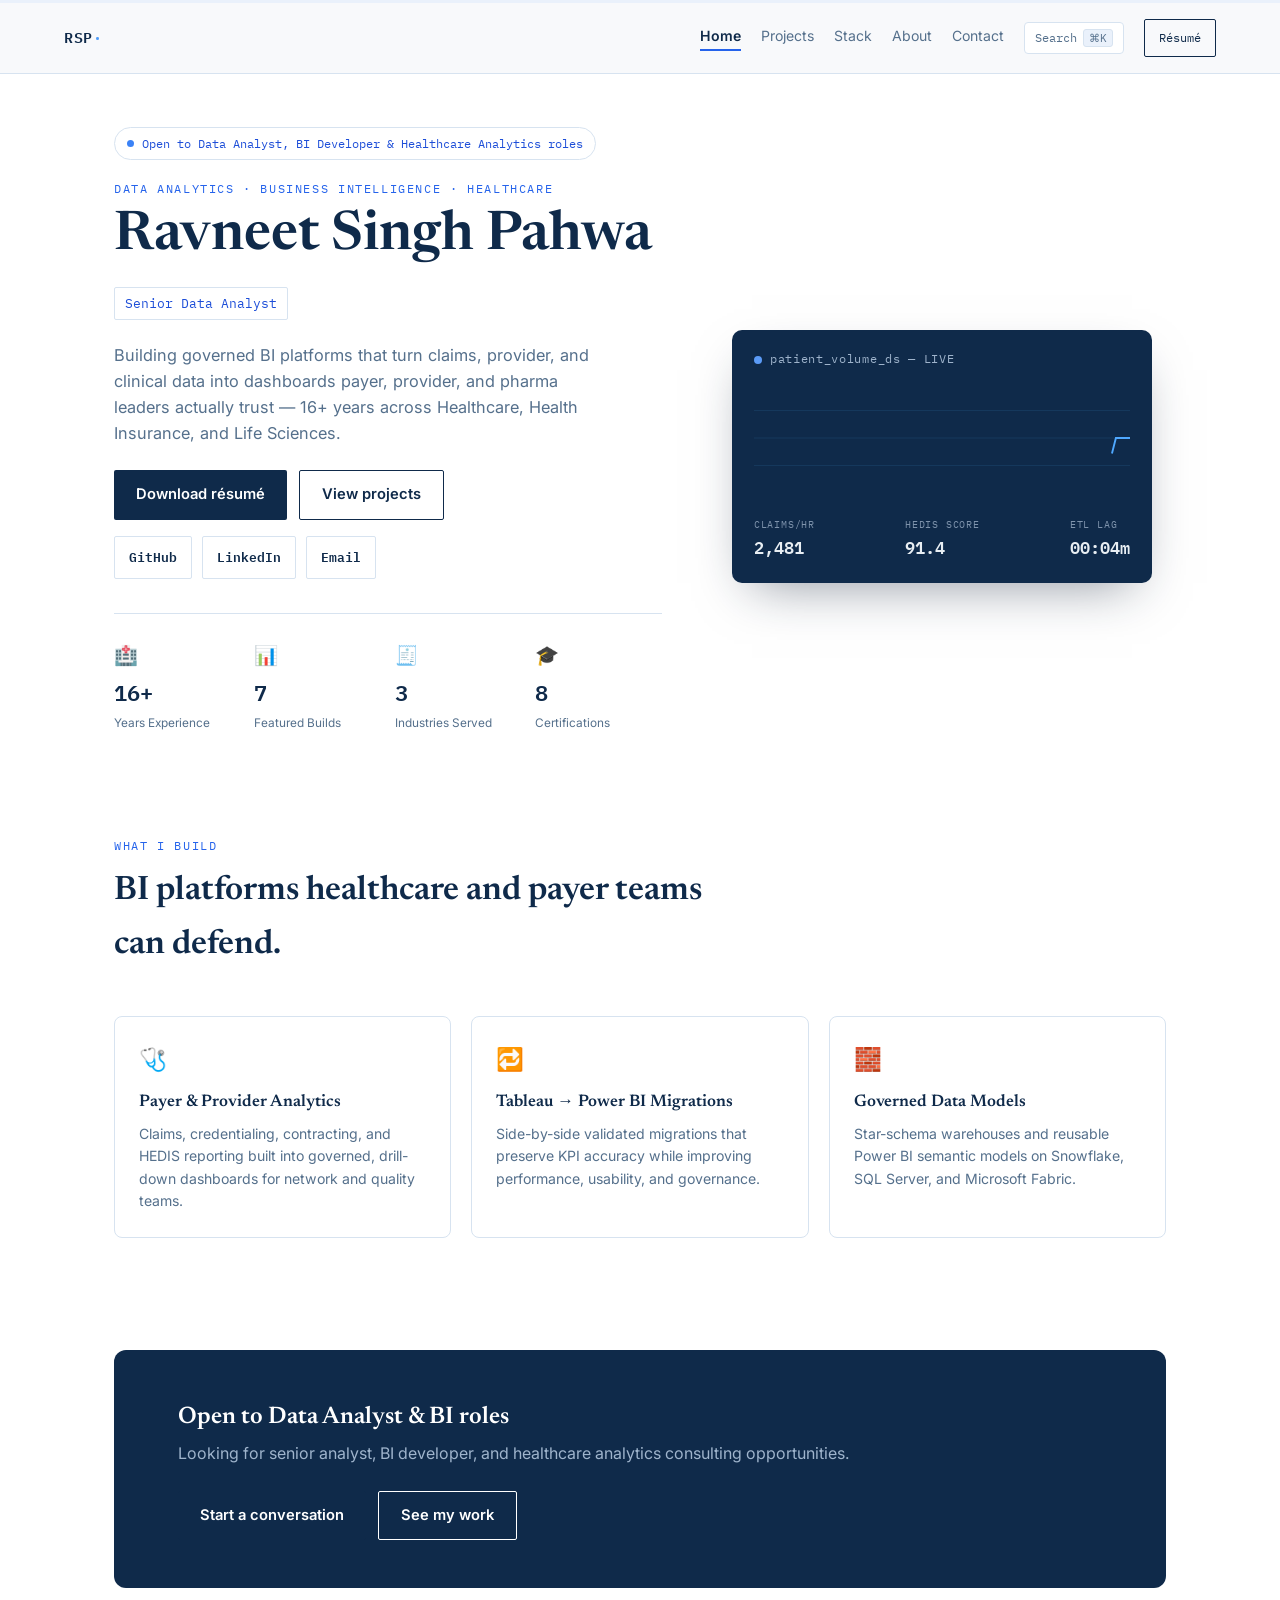
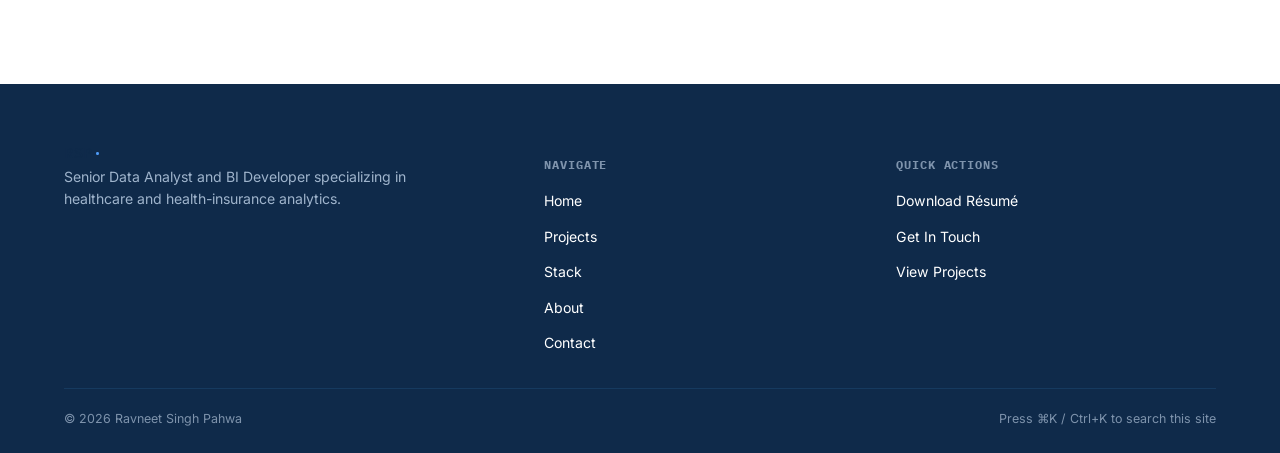
<file: index.html>
<!DOCTYPE html>
<html lang="en">
<head>
<meta charset="UTF-8">
<meta name="viewport" content="width=device-width, initial-scale=1.0">
<title>Ravneet Singh Pahwa — Senior Data Analyst &amp; Healthcare Analytics Consultant</title>
<meta name="description" content="Senior Data Analyst and BI Developer specializing in healthcare and health-insurance analytics — Power BI, Tableau, SQL, Alteryx, and governed data platforms.">
<meta name="keywords" content="Data Analyst, BI Developer, Power BI, Tableau, Healthcare Analytics, SQL, Alteryx, Microsoft Fabric">
<meta property="og:title" content="Ravneet Singh Pahwa — Senior Data Analyst & Healthcare Analytics Consultant">
<meta property="og:description" content="16+ years turning claims, provider, and clinical data into dashboards payer and pharma leaders trust.">
<meta property="og:type" content="website">
<meta property="og:url" content="https://ravneetpahwaportfolio.netlify.app/">
<meta name="twitter:card" content="summary_large_image">
<meta name="twitter:title" content="Ravneet Singh Pahwa — Senior Data Analyst & Healthcare Analytics Consultant">
<meta name="twitter:description" content="16+ years turning claims, provider, and clinical data into dashboards payer and pharma leaders trust.">
<link rel="preconnect" href="https://fonts.googleapis.com">
<link rel="preconnect" href="https://fonts.gstatic.com" crossorigin>
<link href="https://fonts.googleapis.com/css2?family=Newsreader:ital,opsz,wght@0,6..72,400;0,6..72,500;0,6..72,600;1,6..72,500&family=Inter:wght@400;500;600;700&family=IBM+Plex+Mono:wght@400;500;600&display=swap" rel="stylesheet">
<link rel="stylesheet" href="style.css">
</head>
<body>

<svg id="trace" viewBox="0 0 100 3" preserveAspectRatio="none" aria-hidden="true">
  <path id="trace-path" d="M0,1.5 L100,1.5" />
</svg>

<header class="nav">
  <a class="nav__mark" href="index.html">RSP<span>·</span></a>
  <nav class="nav__links" aria-label="Primary">
    <a href="index.html" class="is-active">Home</a>
    <a href="projects.html">Projects</a>
    <a href="stack.html">Stack</a>
    <a href="about.html">About</a>
    <a href="contact.html">Contact</a>
  </nav>
  <button class="nav__kbd" data-cmdk-open type="button"><span>Search</span><kbd>&#8984;K</kbd></button>
  <a class="nav__cta" href="assets/Ravneet_Singh_Pahwa_Resume.pdf" download>Résumé</a>
  <button class="nav__burger" id="burger" aria-label="Open menu" aria-expanded="false"><span></span><span></span><span></span></button>
</header>

<section class="hero" id="home">
  <div class="badge"><span class="badge__dot"></span> Open to Data Analyst, BI Developer &amp; Healthcare Analytics roles</div>
  <div class="hero__grid">
    <div class="hero__intro">
      <p class="eyebrow">Data Analytics · Business Intelligence · Healthcare</p>
      <h1 class="hero__name">Ravneet Singh Pahwa</h1>
      <ul class="hero__titles" id="title-rotator">
        <li>Senior Data Analyst</li>
        <li>BI Developer</li>
        <li>Healthcare Analytics Consultant</li>
      </ul>
      <p class="hero__lede">
        Building governed BI platforms that turn claims, provider, and clinical data into
        dashboards payer, provider, and pharma leaders actually trust — 16+ years across
        Healthcare, Health Insurance, and Life Sciences.
      </p>
      <div class="hero__actions">
        <a class="btn btn--primary" href="assets/Ravneet_Singh_Pahwa_Resume.pdf" download>Download résumé</a>
        <a class="btn btn--ghost" href="projects.html">View projects</a>
      </div>
      <div class="hero__social">
        <a class="btn btn--icon" href="https://github.com/RavneetPahwa" target="_blank" rel="noopener">GitHub</a>
        <a class="btn btn--icon" href="https://www.linkedin.com/in/ravneetpahwa/" target="_blank" rel="noopener">LinkedIn</a>
        <a class="btn btn--icon" href="mailto:ravneet.pahwa@gmail.com">Email</a>
      </div>
      <div class="hero__stats">
        <div class="stat-tile"><span class="stat-tile__icon">🏥</span><span class="stat-num">16+</span><span class="stat-label">Years Experience</span></div>
        <div class="stat-tile"><span class="stat-tile__icon">📊</span><span class="stat-num">7</span><span class="stat-label">Featured Builds</span></div>
        <div class="stat-tile"><span class="stat-tile__icon">🧾</span><span class="stat-num">3</span><span class="stat-label">Industries Served</span></div>
        <div class="stat-tile"><span class="stat-tile__icon">🎓</span><span class="stat-num">8</span><span class="stat-label">Certifications</span></div>
      </div>
    </div>

    <div class="hero__monitor" aria-hidden="true">
      <div class="monitor">
        <div class="monitor__head"><span class="monitor__dot"></span><span class="monitor__title">patient_volume_ds — LIVE</span></div>
        <svg class="monitor__trace" viewBox="0 0 400 120" preserveAspectRatio="none">
          <g class="grid"><line x1="0" y1="30" x2="400" y2="30"/><line x1="0" y1="60" x2="400" y2="60"/><line x1="0" y1="90" x2="400" y2="90"/></g>
          <path class="pulse" d="M0,60 L40,60 L55,60 L65,20 L75,100 L85,60 L100,60 L140,60 L155,60 L165,20 L175,100 L185,60 L200,60 L240,60 L255,60 L265,20 L275,100 L285,60 L300,60 L340,60 L355,60 L365,20 L375,100 L385,60 L400,60"/>
        </svg>
        <div class="monitor__readouts">
          <div><span class="ro-label">CLAIMS/HR</span><span class="ro-value">2,481</span></div>
          <div><span class="ro-label">HEDIS SCORE</span><span class="ro-value">91.4</span></div>
          <div><span class="ro-label">ETL LAG</span><span class="ro-value">00:04m</span></div>
        </div>
      </div>
    </div>
  </div>
</section>

<section class="section section--tight">
  <div class="section__head">
    <p class="eyebrow">What I Build</p>
    <h2>BI platforms healthcare and payer teams can defend.</h2>
  </div>
  <div class="build__grid">
    <div class="build-card">
      <span class="build-card__icon">🩺</span>
      <h3>Payer &amp; Provider Analytics</h3>
      <p>Claims, credentialing, contracting, and HEDIS reporting built into governed, drill-down dashboards for network and quality teams.</p>
    </div>
    <div class="build-card">
      <span class="build-card__icon">🔁</span>
      <h3>Tableau → Power BI Migrations</h3>
      <p>Side-by-side validated migrations that preserve KPI accuracy while improving performance, usability, and governance.</p>
    </div>
    <div class="build-card">
      <span class="build-card__icon">🧱</span>
      <h3>Governed Data Models</h3>
      <p>Star-schema warehouses and reusable Power BI semantic models on Snowflake, SQL Server, and Microsoft Fabric.</p>
    </div>
  </div>
</section>

<section class="section section--tight">
  <div class="cta-banner">
    <div>
      <h2>Open to Data Analyst &amp; BI roles</h2>
      <p>Looking for senior analyst, BI developer, and healthcare analytics consulting opportunities.</p>
    </div>
    <div class="cta-banner__actions">
      <a class="btn btn--primary" href="contact.html">Start a conversation</a>
      <a class="btn btn--ghost" href="projects.html">See my work</a>
    </div>
  </div>
</section>

<footer class="site-footer">
  <div class="footer__grid">
    <div class="footer__brand">
      <a class="nav__mark" href="index.html">RSP<span>·</span></a>
      <p>Senior Data Analyst and BI Developer specializing in healthcare and health-insurance analytics.</p>
    </div>
    <div class="footer__col">
      <h4>Navigate</h4>
      <ul>
        <li><a href="index.html">Home</a></li>
        <li><a href="projects.html">Projects</a></li>
        <li><a href="stack.html">Stack</a></li>
        <li><a href="about.html">About</a></li>
        <li><a href="contact.html">Contact</a></li>
      </ul>
    </div>
    <div class="footer__col">
      <h4>Quick Actions</h4>
      <ul>
        <li><a href="assets/Ravneet_Singh_Pahwa_Resume.pdf" download>Download Résumé</a></li>
        <li><a href="contact.html">Get In Touch</a></li>
        <li><a href="projects.html">View Projects</a></li>
      </ul>
    </div>
  </div>
  <div class="footer__bottom">
    <span>© <span data-year></span> Ravneet Singh Pahwa</span>
    <span>Press ⌘K / Ctrl+K to search this site</span>
  </div>
</footer>

<div class="cmdk-overlay" id="cmdk-overlay">
  <div class="cmdk">
    <input class="cmdk__input" id="cmdk-input" type="text" placeholder="Type a command or search…" autocomplete="off">
    <div class="cmdk__list" id="cmdk-list"></div>
  </div>
</div>

<script src="script.js"></script>
</body>
</html>
</file>
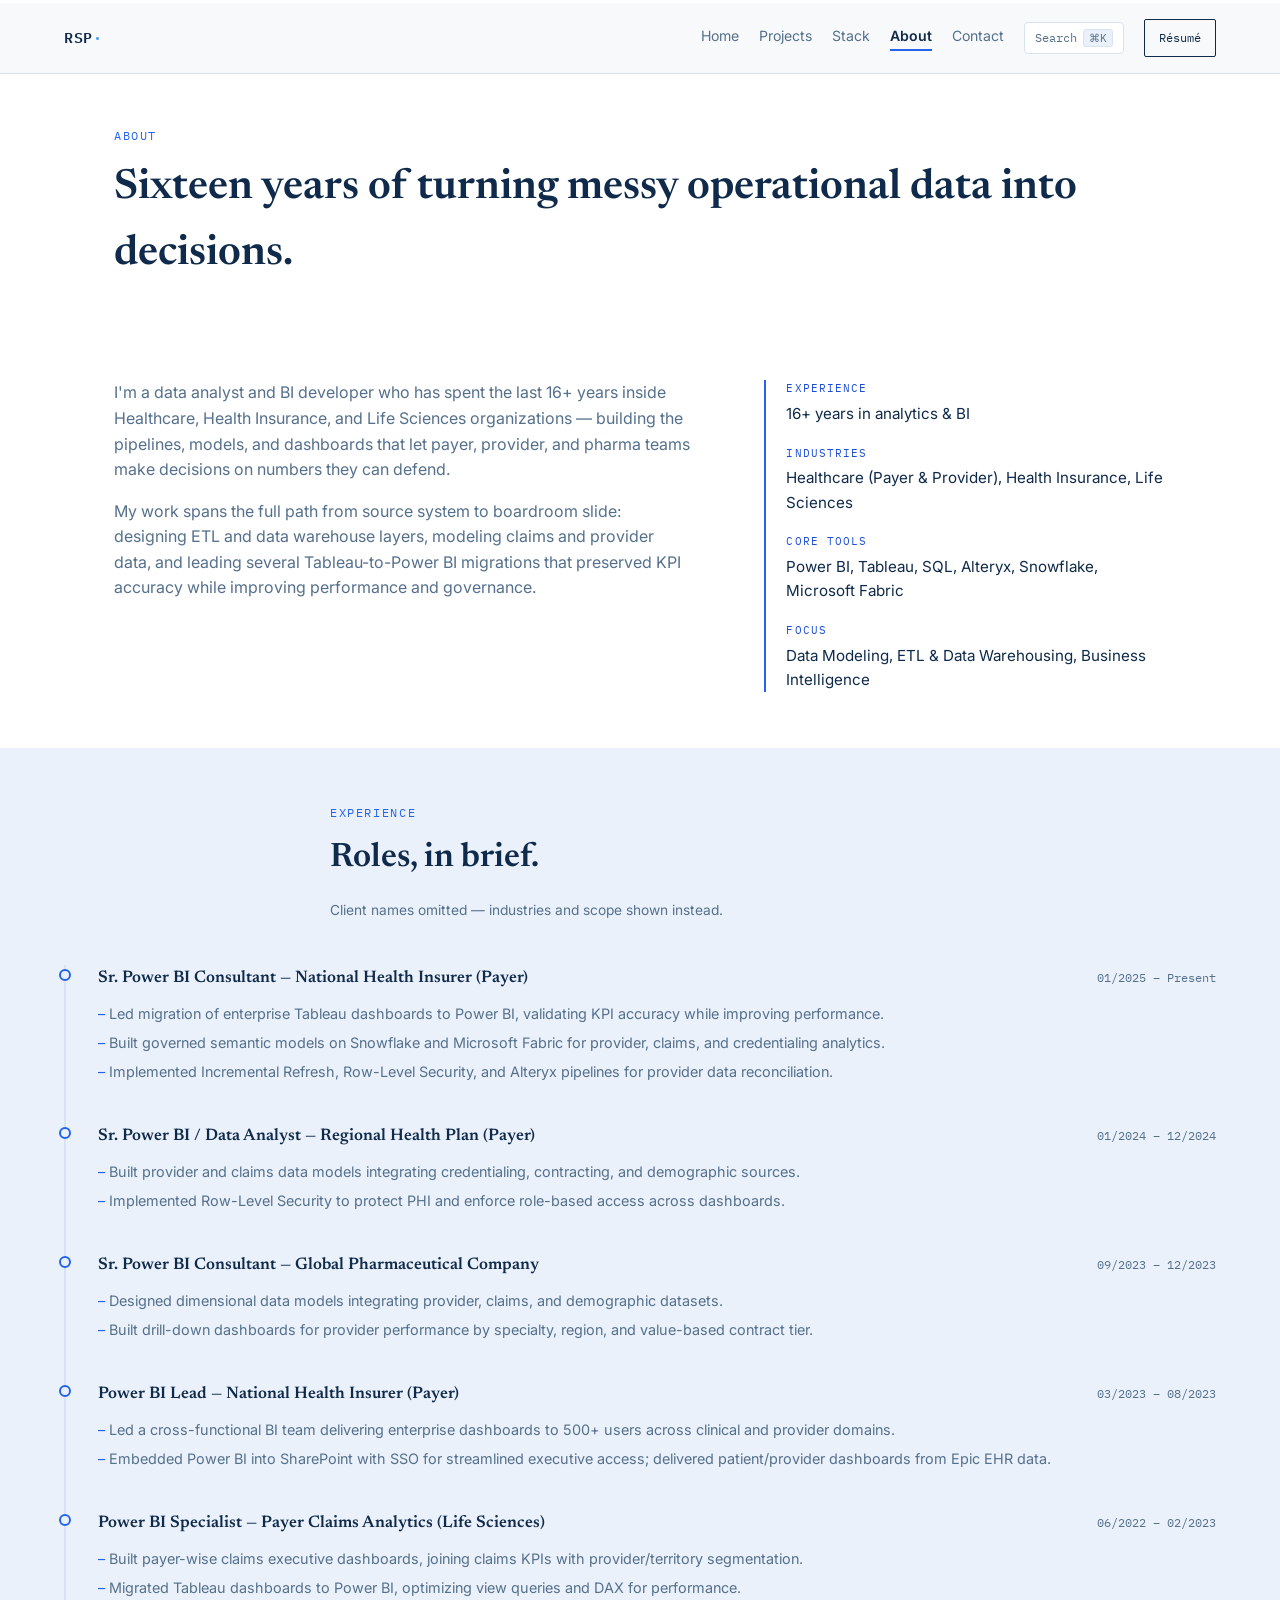
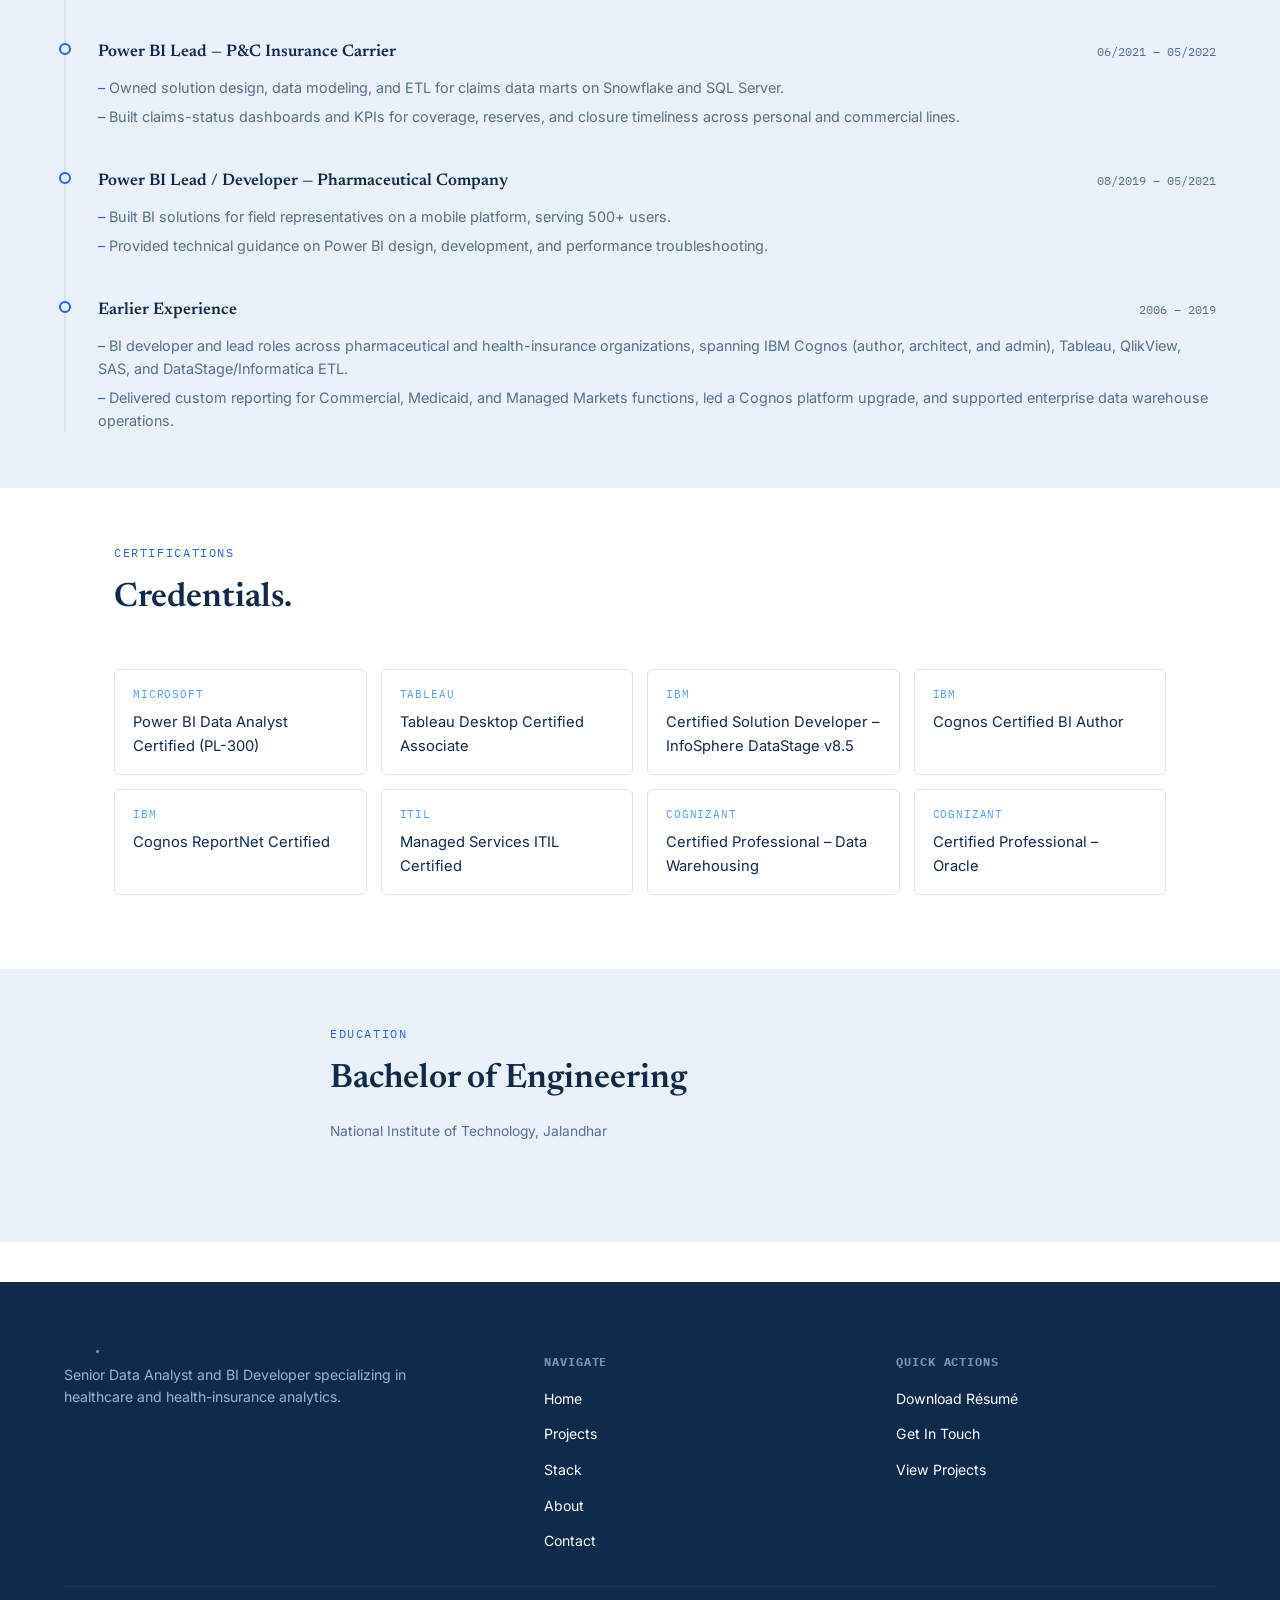
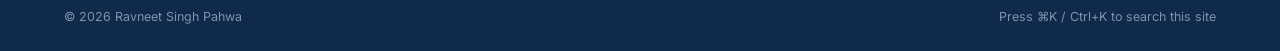
<file: about.html>
<!DOCTYPE html>
<html lang="en">
<head>
<meta charset="UTF-8">
<meta name="viewport" content="width=device-width, initial-scale=1.0">
<title>About — Ravneet Singh Pahwa</title>
<meta name="description" content="16+ years of BI and analytics experience across healthcare, health insurance, and life sciences. Experience, certifications, and education.">
<meta property="og:title" content="About — Ravneet Singh Pahwa">
<meta property="og:type" content="website">
<link rel="preconnect" href="https://fonts.googleapis.com">
<link rel="preconnect" href="https://fonts.gstatic.com" crossorigin>
<link href="https://fonts.googleapis.com/css2?family=Newsreader:ital,opsz,wght@0,6..72,400;0,6..72,500;0,6..72,600;1,6..72,500&family=Inter:wght@400;500;600;700&family=IBM+Plex+Mono:wght@400;500;600&display=swap" rel="stylesheet">
<link rel="stylesheet" href="style.css">
</head>
<body>

<header class="nav">
  <a class="nav__mark" href="index.html">RSP<span>·</span></a>
  <nav class="nav__links" aria-label="Primary">
    <a href="index.html">Home</a>
    <a href="projects.html">Projects</a>
    <a href="stack.html">Stack</a>
    <a href="about.html" class="is-active">About</a>
    <a href="contact.html">Contact</a>
  </nav>
  <button class="nav__kbd" data-cmdk-open type="button"><span>Search</span><kbd>&#8984;K</kbd></button>
  <a class="nav__cta" href="assets/Ravneet_Singh_Pahwa_Resume.pdf" download>Résumé</a>
  <button class="nav__burger" id="burger" aria-label="Open menu" aria-expanded="false"><span></span><span></span><span></span></button>
</header>

<div class="page-hero">
  <p class="eyebrow">About</p>
  <h1>Sixteen years of turning messy operational data into decisions.</h1>
</div>

<section class="section section--tight">
  <div class="about__grid">
    <div class="about__copy">
      <p>
        I'm a data analyst and BI developer who has spent the last 16+ years inside
        Healthcare, Health Insurance, and Life Sciences organizations — building the
        pipelines, models, and dashboards that let payer, provider, and pharma teams
        make decisions on numbers they can defend.
      </p>
      <p>
        My work spans the full path from source system to boardroom slide: designing
        ETL and data warehouse layers, modeling claims and provider data, and leading
        several Tableau-to-Power BI migrations that preserved KPI accuracy while
        improving performance and governance.
      </p>
    </div>
    <ul class="about__facts">
      <li><span>Experience</span>16+ years in analytics &amp; BI</li>
      <li><span>Industries</span>Healthcare (Payer &amp; Provider), Health Insurance, Life Sciences</li>
      <li><span>Core tools</span>Power BI, Tableau, SQL, Alteryx, Snowflake, Microsoft Fabric</li>
      <li><span>Focus</span>Data Modeling, ETL &amp; Data Warehousing, Business Intelligence</li>
    </ul>
  </div>
</section>

<section class="section section--muted section--tight">
  <div class="section__head">
    <p class="eyebrow">Experience</p>
    <h2>Roles, in brief.</h2>
    <p class="section__note">Client names omitted — industries and scope shown instead.</p>
  </div>
  <ol class="timeline">
    <li>
      <div class="timeline__mark"></div>
      <div class="timeline__body">
        <div class="timeline__row"><h3>Sr. Power BI Consultant — National Health Insurer (Payer)</h3><span>01/2025 – Present</span></div>
        <ul>
          <li>Led migration of enterprise Tableau dashboards to Power BI, validating KPI accuracy while improving performance.</li>
          <li>Built governed semantic models on Snowflake and Microsoft Fabric for provider, claims, and credentialing analytics.</li>
          <li>Implemented Incremental Refresh, Row-Level Security, and Alteryx pipelines for provider data reconciliation.</li>
        </ul>
      </div>
    </li>
    <li>
      <div class="timeline__mark"></div>
      <div class="timeline__body">
        <div class="timeline__row"><h3>Sr. Power BI / Data Analyst — Regional Health Plan (Payer)</h3><span>01/2024 – 12/2024</span></div>
        <ul>
          <li>Built provider and claims data models integrating credentialing, contracting, and demographic sources.</li>
          <li>Implemented Row-Level Security to protect PHI and enforce role-based access across dashboards.</li>
        </ul>
      </div>
    </li>
    <li>
      <div class="timeline__mark"></div>
      <div class="timeline__body">
        <div class="timeline__row"><h3>Sr. Power BI Consultant — Global Pharmaceutical Company</h3><span>09/2023 – 12/2023</span></div>
        <ul>
          <li>Designed dimensional data models integrating provider, claims, and demographic datasets.</li>
          <li>Built drill-down dashboards for provider performance by specialty, region, and value-based contract tier.</li>
        </ul>
      </div>
    </li>
    <li>
      <div class="timeline__mark"></div>
      <div class="timeline__body">
        <div class="timeline__row"><h3>Power BI Lead — National Health Insurer (Payer)</h3><span>03/2023 – 08/2023</span></div>
        <ul>
          <li>Led a cross-functional BI team delivering enterprise dashboards to 500+ users across clinical and provider domains.</li>
          <li>Embedded Power BI into SharePoint with SSO for streamlined executive access; delivered patient/provider dashboards from Epic EHR data.</li>
        </ul>
      </div>
    </li>
    <li>
      <div class="timeline__mark"></div>
      <div class="timeline__body">
        <div class="timeline__row"><h3>Power BI Specialist — Payer Claims Analytics (Life Sciences)</h3><span>06/2022 – 02/2023</span></div>
        <ul>
          <li>Built payer-wise claims executive dashboards, joining claims KPIs with provider/territory segmentation.</li>
          <li>Migrated Tableau dashboards to Power BI, optimizing view queries and DAX for performance.</li>
        </ul>
      </div>
    </li>
    <li>
      <div class="timeline__mark"></div>
      <div class="timeline__body">
        <div class="timeline__row"><h3>Power BI Lead — P&amp;C Insurance Carrier</h3><span>06/2021 – 05/2022</span></div>
        <ul>
          <li>Owned solution design, data modeling, and ETL for claims data marts on Snowflake and SQL Server.</li>
          <li>Built claims-status dashboards and KPIs for coverage, reserves, and closure timeliness across personal and commercial lines.</li>
        </ul>
      </div>
    </li>
    <li>
      <div class="timeline__mark"></div>
      <div class="timeline__body">
        <div class="timeline__row"><h3>Power BI Lead / Developer — Pharmaceutical Company</h3><span>08/2019 – 05/2021</span></div>
        <ul>
          <li>Built BI solutions for field representatives on a mobile platform, serving 500+ users.</li>
          <li>Provided technical guidance on Power BI design, development, and performance troubleshooting.</li>
        </ul>
      </div>
    </li>
    <li>
      <div class="timeline__mark"></div>
      <div class="timeline__body">
        <div class="timeline__row"><h3>Earlier Experience</h3><span>2006 – 2019</span></div>
        <ul>
          <li>BI developer and lead roles across pharmaceutical and health-insurance organizations, spanning IBM Cognos (author, architect, and admin), Tableau, QlikView, SAS, and DataStage/Informatica ETL.</li>
          <li>Delivered custom reporting for Commercial, Medicaid, and Managed Markets functions, led a Cognos platform upgrade, and supported enterprise data warehouse operations.</li>
        </ul>
      </div>
    </li>
  </ol>
</section>

<section class="section section--tight">
  <div class="section__head">
    <p class="eyebrow">Certifications</p>
    <h2>Credentials.</h2>
  </div>
  <div class="cert__grid">
    <div class="cert-card"><span class="cert-tag">Microsoft</span>Power BI Data Analyst Certified (PL-300)</div>
    <div class="cert-card"><span class="cert-tag">Tableau</span>Tableau Desktop Certified Associate</div>
    <div class="cert-card"><span class="cert-tag">IBM</span>Certified Solution Developer – InfoSphere DataStage v8.5</div>
    <div class="cert-card"><span class="cert-tag">IBM</span>Cognos Certified BI Author</div>
    <div class="cert-card"><span class="cert-tag">IBM</span>Cognos ReportNet Certified</div>
    <div class="cert-card"><span class="cert-tag">ITIL</span>Managed Services ITIL Certified</div>
    <div class="cert-card"><span class="cert-tag">Cognizant</span>Certified Professional – Data Warehousing</div>
    <div class="cert-card"><span class="cert-tag">Cognizant</span>Certified Professional – Oracle</div>
  </div>
</section>

<section class="section section--muted section--tight">
  <div class="section__head">
    <p class="eyebrow">Education</p>
    <h2>Bachelor of Engineering</h2>
    <p class="section__note">National Institute of Technology, Jalandhar</p>
  </div>
</section>

<footer class="site-footer">
  <div class="footer__grid">
    <div class="footer__brand">
      <a class="nav__mark" href="index.html">RSP<span>·</span></a>
      <p>Senior Data Analyst and BI Developer specializing in healthcare and health-insurance analytics.</p>
    </div>
    <div class="footer__col">
      <h4>Navigate</h4>
      <ul>
        <li><a href="index.html">Home</a></li>
        <li><a href="projects.html">Projects</a></li>
        <li><a href="stack.html">Stack</a></li>
        <li><a href="about.html">About</a></li>
        <li><a href="contact.html">Contact</a></li>
      </ul>
    </div>
    <div class="footer__col">
      <h4>Quick Actions</h4>
      <ul>
        <li><a href="assets/Ravneet_Singh_Pahwa_Resume.pdf" download>Download Résumé</a></li>
        <li><a href="contact.html">Get In Touch</a></li>
        <li><a href="projects.html">View Projects</a></li>
      </ul>
    </div>
  </div>
  <div class="footer__bottom">
    <span>© <span data-year></span> Ravneet Singh Pahwa</span>
    <span>Press ⌘K / Ctrl+K to search this site</span>
  </div>
</footer>

<div class="cmdk-overlay" id="cmdk-overlay">
  <div class="cmdk">
    <input class="cmdk__input" id="cmdk-input" type="text" placeholder="Type a command or search…" autocomplete="off">
    <div class="cmdk__list" id="cmdk-list"></div>
  </div>
</div>

<script src="script.js"></script>
</body>
</html>
</file>
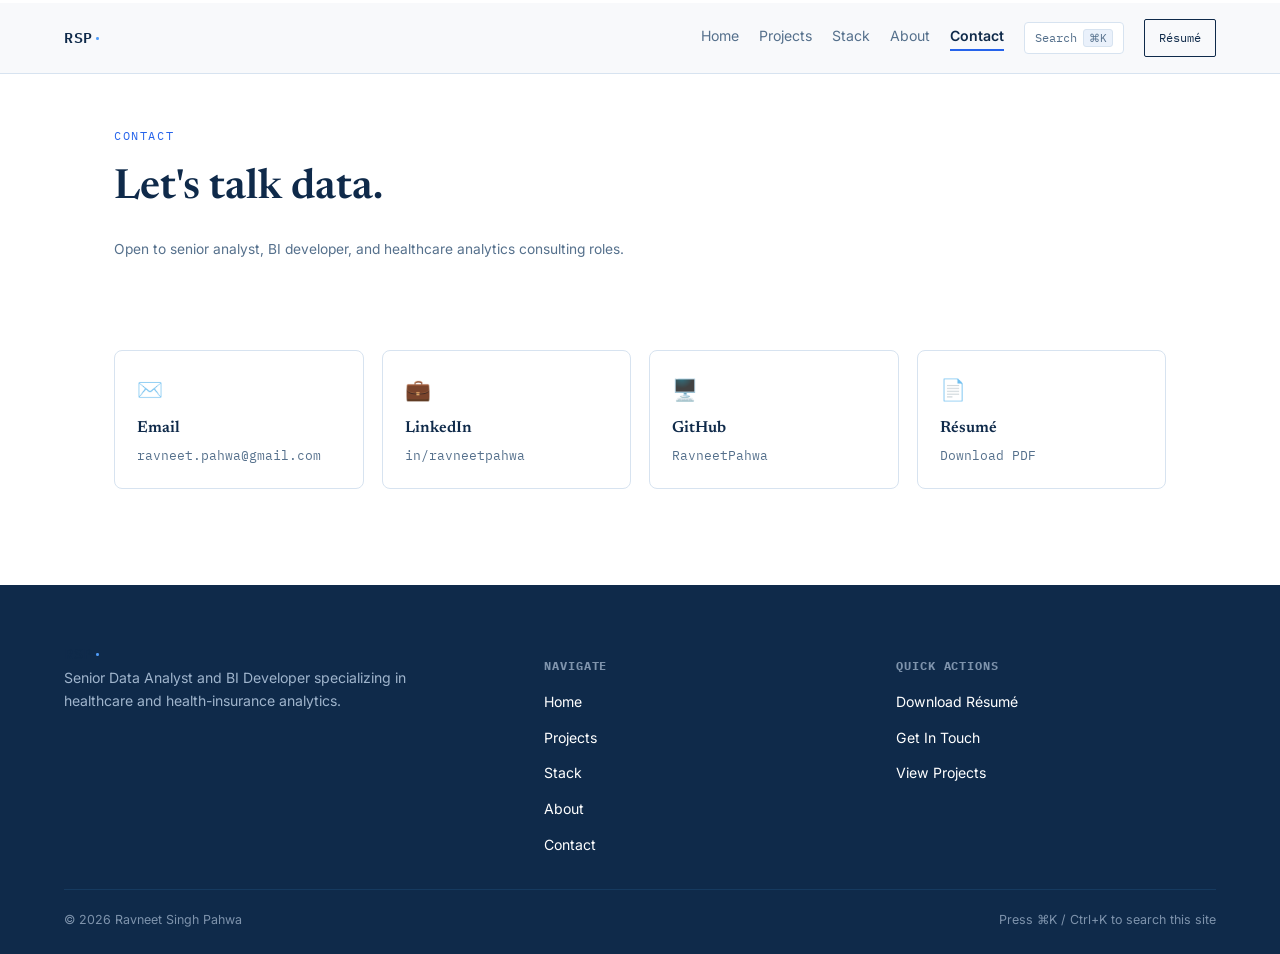
<file: contact.html>
<!DOCTYPE html>
<html lang="en">
<head>
<meta charset="UTF-8">
<meta name="viewport" content="width=device-width, initial-scale=1.0">
<title>Contact — Ravneet Singh Pahwa</title>
<meta name="description" content="Get in touch with Ravneet Singh Pahwa — Senior Data Analyst and BI Developer.">
<meta property="og:title" content="Contact — Ravneet Singh Pahwa">
<meta property="og:type" content="website">
<link rel="preconnect" href="https://fonts.googleapis.com">
<link rel="preconnect" href="https://fonts.gstatic.com" crossorigin>
<link href="https://fonts.googleapis.com/css2?family=Newsreader:ital,opsz,wght@0,6..72,400;0,6..72,500;0,6..72,600;1,6..72,500&family=Inter:wght@400;500;600;700&family=IBM+Plex+Mono:wght@400;500;600&display=swap" rel="stylesheet">
<link rel="stylesheet" href="style.css">
</head>
<body>

<header class="nav">
  <a class="nav__mark" href="index.html">RSP<span>·</span></a>
  <nav class="nav__links" aria-label="Primary">
    <a href="index.html">Home</a>
    <a href="projects.html">Projects</a>
    <a href="stack.html">Stack</a>
    <a href="about.html">About</a>
    <a href="contact.html" class="is-active">Contact</a>
  </nav>
  <button class="nav__kbd" data-cmdk-open type="button"><span>Search</span><kbd>&#8984;K</kbd></button>
  <a class="nav__cta" href="assets/Ravneet_Singh_Pahwa_Resume.pdf" download>Résumé</a>
  <button class="nav__burger" id="burger" aria-label="Open menu" aria-expanded="false"><span></span><span></span><span></span></button>
</header>

<div class="page-hero">
  <p class="eyebrow">Contact</p>
  <h1>Let's talk data.</h1>
  <p class="section__note">Open to senior analyst, BI developer, and healthcare analytics consulting roles.</p>
</div>

<section class="section section--tight">
  <div class="contact-grid">
    <a class="contact-card" href="mailto:ravneet.pahwa@gmail.com">
      <span class="contact-card__icon">✉️</span>
      <h3>Email</h3>
      <p>ravneet.pahwa@gmail.com</p>
    </a>
    <a class="contact-card" href="https://www.linkedin.com/in/ravneetpahwa/" target="_blank" rel="noopener">
      <span class="contact-card__icon">💼</span>
      <h3>LinkedIn</h3>
      <p>in/ravneetpahwa</p>
    </a>
    <a class="contact-card" href="https://github.com/RavneetPahwa" target="_blank" rel="noopener">
      <span class="contact-card__icon">🖥️</span>
      <h3>GitHub</h3>
      <p>RavneetPahwa</p>
    </a>
    <a class="contact-card" href="assets/Ravneet_Singh_Pahwa_Resume.pdf" download>
      <span class="contact-card__icon">📄</span>
      <h3>Résumé</h3>
      <p>Download PDF</p>
    </a>
  </div>
</section>

<footer class="site-footer">
  <div class="footer__grid">
    <div class="footer__brand">
      <a class="nav__mark" href="index.html">RSP<span>·</span></a>
      <p>Senior Data Analyst and BI Developer specializing in healthcare and health-insurance analytics.</p>
    </div>
    <div class="footer__col">
      <h4>Navigate</h4>
      <ul>
        <li><a href="index.html">Home</a></li>
        <li><a href="projects.html">Projects</a></li>
        <li><a href="stack.html">Stack</a></li>
        <li><a href="about.html">About</a></li>
        <li><a href="contact.html">Contact</a></li>
      </ul>
    </div>
    <div class="footer__col">
      <h4>Quick Actions</h4>
      <ul>
        <li><a href="assets/Ravneet_Singh_Pahwa_Resume.pdf" download>Download Résumé</a></li>
        <li><a href="contact.html">Get In Touch</a></li>
        <li><a href="projects.html">View Projects</a></li>
      </ul>
    </div>
  </div>
  <div class="footer__bottom">
    <span>© <span data-year></span> Ravneet Singh Pahwa</span>
    <span>Press ⌘K / Ctrl+K to search this site</span>
  </div>
</footer>

<div class="cmdk-overlay" id="cmdk-overlay">
  <div class="cmdk">
    <input class="cmdk__input" id="cmdk-input" type="text" placeholder="Type a command or search…" autocomplete="off">
    <div class="cmdk__list" id="cmdk-list"></div>
  </div>
</div>

<script src="script.js"></script>
</body>
</html>
</file>
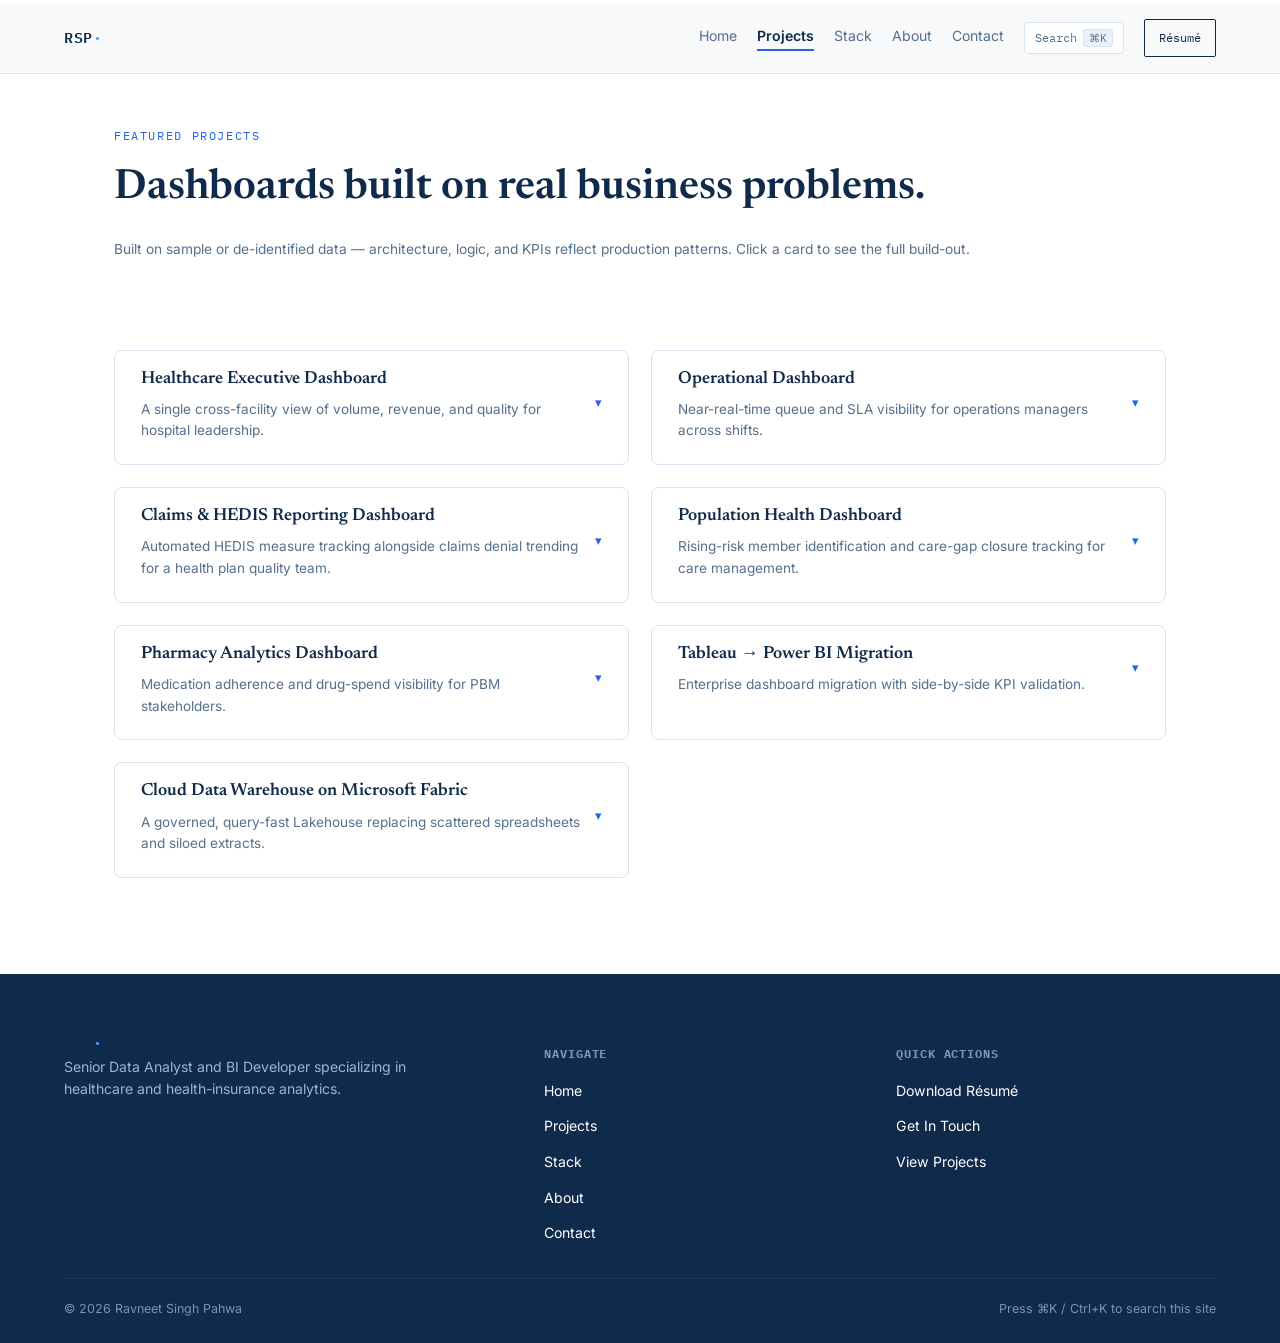
<file: projects.html>
<!DOCTYPE html>
<html lang="en">
<head>
<meta charset="UTF-8">
<meta name="viewport" content="width=device-width, initial-scale=1.0">
<title>Projects — Ravneet Singh Pahwa</title>
<meta name="description" content="Featured healthcare and payer BI projects by Ravneet Singh Pahwa — Power BI, Tableau, and cloud data warehouse builds.">
<meta property="og:title" content="Projects — Ravneet Singh Pahwa">
<meta property="og:description" content="Featured healthcare and payer BI projects — Power BI, Tableau, and cloud data warehouse builds.">
<meta property="og:type" content="website">
<link rel="preconnect" href="https://fonts.googleapis.com">
<link rel="preconnect" href="https://fonts.gstatic.com" crossorigin>
<link href="https://fonts.googleapis.com/css2?family=Newsreader:ital,opsz,wght@0,6..72,400;0,6..72,500;0,6..72,600;1,6..72,500&family=Inter:wght@400;500;600;700&family=IBM+Plex+Mono:wght@400;500;600&display=swap" rel="stylesheet">
<link rel="stylesheet" href="style.css">
</head>
<body>

<header class="nav">
  <a class="nav__mark" href="index.html">RSP<span>·</span></a>
  <nav class="nav__links" aria-label="Primary">
    <a href="index.html">Home</a>
    <a href="projects.html" class="is-active">Projects</a>
    <a href="stack.html">Stack</a>
    <a href="about.html">About</a>
    <a href="contact.html">Contact</a>
  </nav>
  <button class="nav__kbd" data-cmdk-open type="button"><span>Search</span><kbd>&#8984;K</kbd></button>
  <a class="nav__cta" href="assets/Ravneet_Singh_Pahwa_Resume.pdf" download>Résumé</a>
  <button class="nav__burger" id="burger" aria-label="Open menu" aria-expanded="false"><span></span><span></span><span></span></button>
</header>

<div class="page-hero">
  <p class="eyebrow">Featured Projects</p>
  <h1>Dashboards built on real business problems.</h1>
  <p class="section__note">Built on sample or de-identified data — architecture, logic, and KPIs reflect production patterns. Click a card to see the full build-out.</p>
</div>

<section class="section section--tight">
  <div class="projects__grid">

    <details class="project-card">
      <div class="project-card__kpis"><span>ADMIT RATE <b>18.2%</b></span><span>ALOS <b>4.1d</b></span><span>READMIT <b>12.4%</b></span></div>
      <summary>
        <div>
          <h3>Healthcare Executive Dashboard</h3>
          <p class="proj-summary">A single cross-facility view of volume, revenue, and quality for hospital leadership.</p>
        </div>
        <span class="chev">▾</span>
      </summary>
      <div class="project-card__body">
        <p class="proj-field"><b>Business problem</b> — Hospital leadership lacked a single view of volume, revenue, and quality metrics across facilities, forcing manual month-end roll-ups.</p>
        <p class="proj-field"><b>Data sources</b> — EHR admissions/discharges, patient accounting, quality registries.</p>
        <p class="proj-field"><b>ETL process</b> — Azure Data Factory pipelines landing raw feeds, transformed through staging → curated layers in a Lakehouse.</p>
        <p class="proj-field"><b>Data model</b> — Star schema: fact_encounters linked to dim_patient, dim_facility, dim_payer, dim_date.</p>
        <p class="proj-field"><b>KPIs</b> — Admit rate, average length of stay, readmission rate, net revenue per encounter.</p>
        <p class="proj-field"><b>Technologies</b> — Power BI, Azure Data Factory, SQL Server, DAX.</p>
      </div>
    </details>

    <details class="project-card">
      <div class="project-card__kpis"><span>SLA HIT <b>96.7%</b></span><span>QUEUE <b>−12%</b></span><span>THROUGHPUT <b>+9%</b></span></div>
      <summary>
        <div>
          <h3>Operational Dashboard</h3>
          <p class="proj-summary">Near-real-time queue and SLA visibility for operations managers across shifts.</p>
        </div>
        <span class="chev">▾</span>
      </summary>
      <div class="project-card__body">
        <p class="proj-field"><b>Business problem</b> — Operations managers needed near-real-time visibility into queue backlogs and SLA breaches across shifts.</p>
        <p class="proj-field"><b>Data sources</b> — Ticketing system exports, workforce scheduling, call-center logs.</p>
        <p class="proj-field"><b>ETL process</b> — Scheduled pipelines orchestrating hourly loads into Snowflake, with incremental change capture.</p>
        <p class="proj-field"><b>Data model</b> — Snowflake schema separating shift, agent, and queue dimensions from ticket-level facts.</p>
        <p class="proj-field"><b>KPIs</b> — SLA attainment, average queue time, throughput per shift.</p>
        <p class="proj-field"><b>Technologies</b> — Tableau, Snowflake, SQL, Alteryx.</p>
      </div>
    </details>

    <details class="project-card">
      <div class="project-card__kpis"><span>HEDIS <b>91.4</b></span><span>DENIAL <b>6.8%</b></span><span>CLEAN CLAIM <b>93%</b></span></div>
      <summary>
        <div>
          <h3>Claims &amp; HEDIS Reporting Dashboard</h3>
          <p class="proj-summary">Automated HEDIS measure tracking alongside claims denial trending for a health plan quality team.</p>
        </div>
        <span class="chev">▾</span>
      </summary>
      <div class="project-card__body">
        <p class="proj-field"><b>Business problem</b> — Health plan quality teams needed automated HEDIS measure tracking alongside claims denial trending ahead of NCQA submission.</p>
        <p class="proj-field"><b>Data sources</b> — Claims (837/835), enrollment/eligibility, HEDIS measure engine output.</p>
        <p class="proj-field"><b>ETL process</b> — Informatica pipelines standardizing claim codes and mapping to measure specifications.</p>
        <p class="proj-field"><b>Data model</b> — fact_claims and fact_measure_compliance joined on member and measurement-year dimensions.</p>
        <p class="proj-field"><b>KPIs</b> — HEDIS composite score, denial rate, clean claim rate.</p>
        <p class="proj-field"><b>Technologies</b> — Power BI, Informatica, Oracle, DAX.</p>
      </div>
    </details>

    <details class="project-card">
      <div class="project-card__kpis"><span>RISK SCORE <b>1.12</b></span><span>ED VISITS <b>−7%</b></span><span>GAPS CLOSED <b>+15%</b></span></div>
      <summary>
        <div>
          <h3>Population Health Dashboard</h3>
          <p class="proj-summary">Rising-risk member identification and care-gap closure tracking for care management.</p>
        </div>
        <span class="chev">▾</span>
      </summary>
      <div class="project-card__body">
        <p class="proj-field"><b>Business problem</b> — Care management teams needed to identify rising-risk members and track care-gap closure across attributed populations.</p>
        <p class="proj-field"><b>Data sources</b> — Claims, clinical/EHR extracts, risk-adjustment scores, care-gap registries.</p>
        <p class="proj-field"><b>ETL process</b> — Alteryx workflows handling risk-score computation and gap logic, feeding Power BI.</p>
        <p class="proj-field"><b>Data model</b> — Member-centric star schema with slowly changing dimensions for risk tier history.</p>
        <p class="proj-field"><b>KPIs</b> — Average risk score, ED utilization rate, care-gap closure rate.</p>
        <p class="proj-field"><b>Technologies</b> — Power BI, Alteryx, SQL Server.</p>
      </div>
    </details>

    <details class="project-card">
      <div class="project-card__kpis"><span>ADHERENCE <b>84%</b></span><span>GENERIC <b>76%</b></span><span>PMPM <b>$38.20</b></span></div>
      <summary>
        <div>
          <h3>Pharmacy Analytics Dashboard</h3>
          <p class="proj-summary">Medication adherence and drug-spend visibility for PBM stakeholders.</p>
        </div>
        <span class="chev">▾</span>
      </summary>
      <div class="project-card__body">
        <p class="proj-field"><b>Business problem</b> — PBM stakeholders needed visibility into medication adherence, generic substitution rates, and per-member drug spend trends.</p>
        <p class="proj-field"><b>Data sources</b> — Pharmacy claims, formulary tables, member eligibility.</p>
        <p class="proj-field"><b>ETL process</b> — Microsoft Fabric pipelines refreshing nightly, with adherence logic computed in DAX and Power Query.</p>
        <p class="proj-field"><b>Data model</b> — fact_pharmacy_claims joined to dim_drug, dim_member, dim_date.</p>
        <p class="proj-field"><b>KPIs</b> — Medication adherence (PDC), generic dispensing rate, PMPM drug cost.</p>
        <p class="proj-field"><b>Technologies</b> — Power BI, Microsoft Fabric, DAX, Power Query.</p>
      </div>
    </details>

    <details class="project-card">
      <div class="project-card__kpis"><span>MIGRATED <b>140 TB</b></span><span>DOWNTIME <b>&lt;2h</b></span><span>COST <b>−31%</b></span></div>
      <summary>
        <div>
          <h3>Tableau → Power BI Migration</h3>
          <p class="proj-summary">Enterprise dashboard migration with side-by-side KPI validation.</p>
        </div>
        <span class="chev">▾</span>
      </summary>
      <div class="project-card__body">
        <p class="proj-field"><b>Business problem</b> — An enterprise Tableau estate was hitting scale and licensing-cost limits; leadership needed a low-risk path to Power BI without breaking trusted reports.</p>
        <p class="proj-field"><b>Data sources</b> — Existing Tableau workbooks, underlying SQL Server/Snowflake sources.</p>
        <p class="proj-field"><b>ETL process</b> — Phased migration with parallel-run validation between Tableau and Power BI outputs before cutover.</p>
        <p class="proj-field"><b>Data model</b> — Recreated calculations, parameters, and KPIs as Power BI semantic models and DAX measures.</p>
        <p class="proj-field"><b>KPIs</b> — Data volume migrated, cutover downtime, licensing cost reduction.</p>
        <p class="proj-field"><b>Technologies</b> — Power BI, Tableau, DAX, Snowflake.</p>
      </div>
    </details>

    <details class="project-card">
      <div class="project-card__kpis"><span>QUERY TIME <b>−68%</b></span><span>TABLES <b>210</b></span><span>USERS ONBOARDED <b>320</b></span></div>
      <summary>
        <div>
          <h3>Cloud Data Warehouse on Microsoft Fabric</h3>
          <p class="proj-summary">A governed, query-fast Lakehouse replacing scattered spreadsheets and siloed extracts.</p>
        </div>
        <span class="chev">▾</span>
      </summary>
      <div class="project-card__body">
        <p class="proj-field"><b>Business problem</b> — Finance and analytics teams needed a governed, query-fast warehouse to replace scattered spreadsheets and siloed extracts.</p>
        <p class="proj-field"><b>Data sources</b> — Databricks source systems, claims feeds, provider datasets.</p>
        <p class="proj-field"><b>ETL process</b> — Microsoft Fabric Data Factory pipelines ingesting into OneLake, orchestrated and monitored for reliability.</p>
        <p class="proj-field"><b>Data model</b> — Governed semantic models on Fabric SQL Endpoints and Lakehouse datasets.</p>
        <p class="proj-field"><b>KPIs</b> — Query latency reduction, tables migrated, active self-service users.</p>
        <p class="proj-field"><b>Technologies</b> — Microsoft Fabric, OneLake, Power BI, Databricks.</p>
      </div>
    </details>

  </div>
</section>

<footer class="site-footer">
  <div class="footer__grid">
    <div class="footer__brand">
      <a class="nav__mark" href="index.html">RSP<span>·</span></a>
      <p>Senior Data Analyst and BI Developer specializing in healthcare and health-insurance analytics.</p>
    </div>
    <div class="footer__col">
      <h4>Navigate</h4>
      <ul>
        <li><a href="index.html">Home</a></li>
        <li><a href="projects.html">Projects</a></li>
        <li><a href="stack.html">Stack</a></li>
        <li><a href="about.html">About</a></li>
        <li><a href="contact.html">Contact</a></li>
      </ul>
    </div>
    <div class="footer__col">
      <h4>Quick Actions</h4>
      <ul>
        <li><a href="assets/Ravneet_Singh_Pahwa_Resume.pdf" download>Download Résumé</a></li>
        <li><a href="contact.html">Get In Touch</a></li>
        <li><a href="projects.html">View Projects</a></li>
      </ul>
    </div>
  </div>
  <div class="footer__bottom">
    <span>© <span data-year></span> Ravneet Singh Pahwa</span>
    <span>Press ⌘K / Ctrl+K to search this site</span>
  </div>
</footer>

<div class="cmdk-overlay" id="cmdk-overlay">
  <div class="cmdk">
    <input class="cmdk__input" id="cmdk-input" type="text" placeholder="Type a command or search…" autocomplete="off">
    <div class="cmdk__list" id="cmdk-list"></div>
  </div>
</div>

<script src="script.js"></script>
</body>
</html>
</file>
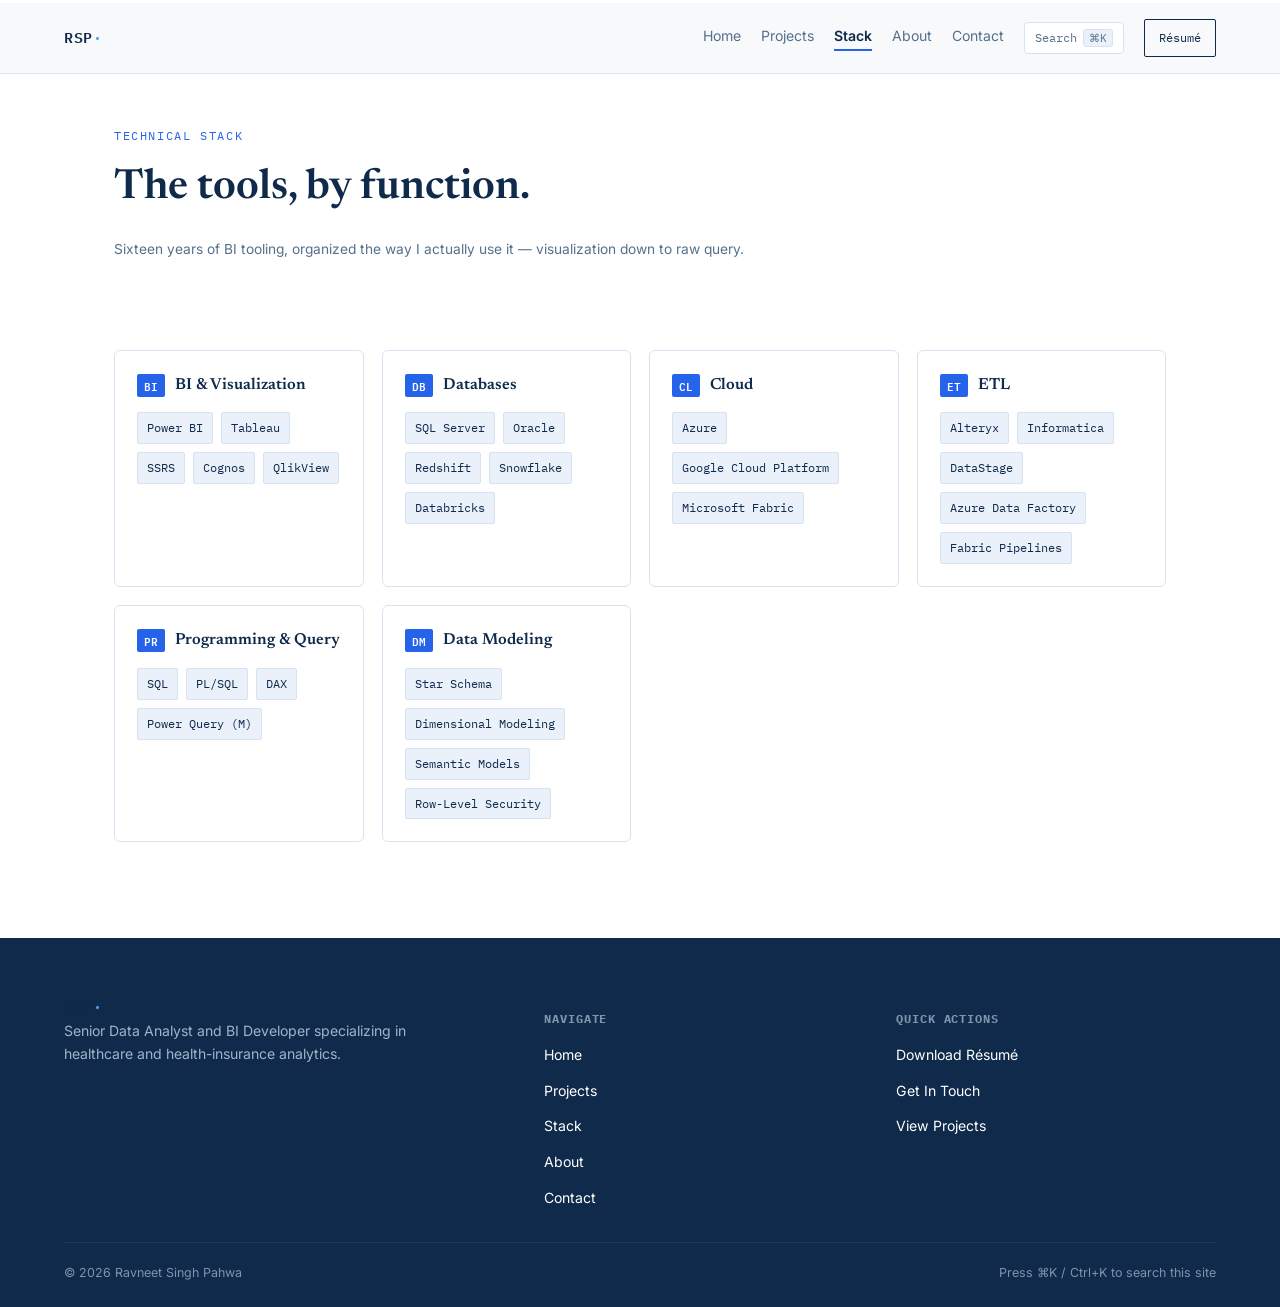
<file: stack.html>
<!DOCTYPE html>
<html lang="en">
<head>
<meta charset="UTF-8">
<meta name="viewport" content="width=device-width, initial-scale=1.0">
<title>Stack — Ravneet Singh Pahwa</title>
<meta name="description" content="Technical stack of Ravneet Singh Pahwa — Power BI, Tableau, SQL Server, Snowflake, Alteryx, Microsoft Fabric, and more.">
<meta property="og:title" content="Stack — Ravneet Singh Pahwa">
<meta property="og:type" content="website">
<link rel="preconnect" href="https://fonts.googleapis.com">
<link rel="preconnect" href="https://fonts.gstatic.com" crossorigin>
<link href="https://fonts.googleapis.com/css2?family=Newsreader:ital,opsz,wght@0,6..72,400;0,6..72,500;0,6..72,600;1,6..72,500&family=Inter:wght@400;500;600;700&family=IBM+Plex+Mono:wght@400;500;600&display=swap" rel="stylesheet">
<link rel="stylesheet" href="style.css">
</head>
<body>

<header class="nav">
  <a class="nav__mark" href="index.html">RSP<span>·</span></a>
  <nav class="nav__links" aria-label="Primary">
    <a href="index.html">Home</a>
    <a href="projects.html">Projects</a>
    <a href="stack.html" class="is-active">Stack</a>
    <a href="about.html">About</a>
    <a href="contact.html">Contact</a>
  </nav>
  <button class="nav__kbd" data-cmdk-open type="button"><span>Search</span><kbd>&#8984;K</kbd></button>
  <a class="nav__cta" href="assets/Ravneet_Singh_Pahwa_Resume.pdf" download>Résumé</a>
  <button class="nav__burger" id="burger" aria-label="Open menu" aria-expanded="false"><span></span><span></span><span></span></button>
</header>

<div class="page-hero">
  <p class="eyebrow">Technical Stack</p>
  <h1>The tools, by function.</h1>
  <p class="section__note">Sixteen years of BI tooling, organized the way I actually use it — visualization down to raw query.</p>
</div>

<section class="section section--tight">
  <div class="skills__grid">
    <div class="skill-card">
      <h3><span class="tag-idx">BI</span>BI &amp; Visualization</h3>
      <div class="pills"><span>Power BI</span><span>Tableau</span><span>SSRS</span><span>Cognos</span><span>QlikView</span></div>
    </div>
    <div class="skill-card">
      <h3><span class="tag-idx">DB</span>Databases</h3>
      <div class="pills"><span>SQL Server</span><span>Oracle</span><span>Redshift</span><span>Snowflake</span><span>Databricks</span></div>
    </div>
    <div class="skill-card">
      <h3><span class="tag-idx">CL</span>Cloud</h3>
      <div class="pills"><span>Azure</span><span>Google Cloud Platform</span><span>Microsoft Fabric</span></div>
    </div>
    <div class="skill-card">
      <h3><span class="tag-idx">ET</span>ETL</h3>
      <div class="pills"><span>Alteryx</span><span>Informatica</span><span>DataStage</span><span>Azure Data Factory</span><span>Fabric Pipelines</span></div>
    </div>
    <div class="skill-card">
      <h3><span class="tag-idx">PR</span>Programming &amp; Query</h3>
      <div class="pills"><span>SQL</span><span>PL/SQL</span><span>DAX</span><span>Power Query (M)</span></div>
    </div>
    <div class="skill-card">
      <h3><span class="tag-idx">DM</span>Data Modeling</h3>
      <div class="pills"><span>Star Schema</span><span>Dimensional Modeling</span><span>Semantic Models</span><span>Row-Level Security</span></div>
    </div>
  </div>
</section>

<footer class="site-footer">
  <div class="footer__grid">
    <div class="footer__brand">
      <a class="nav__mark" href="index.html">RSP<span>·</span></a>
      <p>Senior Data Analyst and BI Developer specializing in healthcare and health-insurance analytics.</p>
    </div>
    <div class="footer__col">
      <h4>Navigate</h4>
      <ul>
        <li><a href="index.html">Home</a></li>
        <li><a href="projects.html">Projects</a></li>
        <li><a href="stack.html">Stack</a></li>
        <li><a href="about.html">About</a></li>
        <li><a href="contact.html">Contact</a></li>
      </ul>
    </div>
    <div class="footer__col">
      <h4>Quick Actions</h4>
      <ul>
        <li><a href="assets/Ravneet_Singh_Pahwa_Resume.pdf" download>Download Résumé</a></li>
        <li><a href="contact.html">Get In Touch</a></li>
        <li><a href="projects.html">View Projects</a></li>
      </ul>
    </div>
  </div>
  <div class="footer__bottom">
    <span>© <span data-year></span> Ravneet Singh Pahwa</span>
    <span>Press ⌘K / Ctrl+K to search this site</span>
  </div>
</footer>

<div class="cmdk-overlay" id="cmdk-overlay">
  <div class="cmdk">
    <input class="cmdk__input" id="cmdk-input" type="text" placeholder="Type a command or search…" autocomplete="off">
    <div class="cmdk__list" id="cmdk-list"></div>
  </div>
</div>

<script src="script.js"></script>
</body>
</html>
</file>
<file: style.css>
/* ===================================================================
   TOKENS
=================================================================== */
:root{
  --ink:      #0F2A4A;
  --paper:    #FFFFFF;
  --paper-2:  #EAF1FB;
  --teal:     #2563EB;
  --teal-dim: #1D4ED8;
  --amber:    #4F9CF9;
  --coral:    #5B9BF7;
  --slate:    #55708C;
  --line:     #D7E3F0;
  --line-dark:#163A5F;

  --font-display: "Newsreader", Georgia, serif;
  --font-body: "Inter", -apple-system, BlinkMacSystemFont, sans-serif;
  --font-mono: "IBM Plex Mono", ui-monospace, monospace;

  --maxw: 1180px;
  --pad: clamp(20px, 5vw, 64px);
}

*{ box-sizing:border-box; }
html{ scroll-behavior:smooth; }
body{
  margin:0;
  background:var(--paper);
  color:var(--ink);
  font-family:var(--font-body);
  font-size:16px;
  line-height:1.6;
  -webkit-font-smoothing:antialiased;
}
h1,h2,h3{ font-family:var(--font-display); margin:0 0 .4em; font-weight:600; color:var(--ink); }
p{ margin:0 0 1em; color:var(--slate); }
a{ color:inherit; }
ul{ margin:0; padding:0; list-style:none; }
img{ max-width:100%; display:block; }

.eyebrow{
  font-family:var(--font-mono);
  font-size:.72rem;
  letter-spacing:.14em;
  text-transform:uppercase;
  color:var(--teal);
  margin:0 0 .8em;
}

@media (prefers-reduced-motion: reduce){
  *{ animation-duration:.001ms !important; animation-iteration-count:1 !important; transition-duration:.001ms !important; scroll-behavior:auto !important; }
}
:focus-visible{ outline:2px solid var(--teal); outline-offset:3px; }

/* ===================================================================
   SCROLL TRACE (home only)
=================================================================== */
#trace{ position:fixed; top:0; left:0; width:100%; height:3px; z-index:60; background:var(--paper-2); }
#trace-path{ stroke:var(--teal); stroke-width:3; fill:none; }

/* ===================================================================
   NAV
=================================================================== */
.nav{
  position:sticky; top:3px; z-index:50;
  display:flex; align-items:center; gap:20px;
  padding:16px var(--pad);
  background:rgba(247,249,251,.86);
  backdrop-filter:blur(8px);
  border-bottom:1px solid var(--line);
}
.nav__mark{ font-family:var(--font-mono); font-weight:600; text-decoration:none; color:var(--ink); font-size:.95rem; letter-spacing:.04em; }
.nav__mark span{ color:var(--amber); }
.nav__links{ display:flex; gap:20px; margin-left:auto; }
.nav__links a{ text-decoration:none; font-size:.88rem; color:var(--slate); transition:color .15s; padding-bottom:2px; border-bottom:2px solid transparent; }
.nav__links a:hover{ color:var(--teal); }
.nav__links a.is-active{ color:var(--ink); border-bottom-color:var(--teal); font-weight:600; }
.nav__kbd{
  display:flex; align-items:center; gap:6px; font-family:var(--font-mono); font-size:.76rem;
  border:1px solid var(--line); background:#fff; padding:6px 10px; border-radius:4px; cursor:pointer;
  color:var(--slate);
}
.nav__kbd kbd{ font-family:var(--font-mono); background:var(--paper-2); border:1px solid var(--line); border-radius:3px; padding:1px 5px; font-size:.7rem; }
.nav__cta{
  font-family:var(--font-mono); font-size:.78rem; text-decoration:none;
  border:1px solid var(--ink); padding:8px 14px; border-radius:2px;
  color:var(--ink); white-space:nowrap; transition:background .15s, color .15s;
}
.nav__cta:hover{ background:var(--ink); color:var(--paper); }
.nav__burger{ display:none; }

@media (max-width: 900px){
  .nav__links{ display:none; }
  .nav__burger{ display:flex; flex-direction:column; gap:4px; margin-left:auto; background:none; border:none; cursor:pointer; padding:6px; }
  .nav__burger span{ width:20px; height:2px; background:var(--ink); }
}

/* ===================================================================
   COMMAND PALETTE
=================================================================== */
.cmdk-overlay{
  position:fixed; inset:0; background:rgba(22,35,58,.55); z-index:100;
  display:none; align-items:flex-start; justify-content:center; padding:12vh 20px 0;
  backdrop-filter:blur(2px);
}
.cmdk-overlay.is-open{ display:flex; }
.cmdk{
  width:100%; max-width:560px; background:#fff; border-radius:10px; overflow:hidden;
  box-shadow:0 30px 70px -20px rgba(0,0,0,.4);
}
.cmdk__input{
  width:100%; border:none; border-bottom:1px solid var(--line); padding:16px 18px;
  font-family:var(--font-mono); font-size:.95rem; outline:none; color:var(--ink);
}
.cmdk__list{ max-height:320px; overflow-y:auto; }
.cmdk__item{
  display:flex; align-items:center; gap:12px; padding:12px 18px; cursor:pointer;
  font-size:.9rem; color:var(--ink); border-bottom:1px solid var(--paper-2);
}
.cmdk__item:last-child{ border-bottom:none; }
.cmdk__item:hover, .cmdk__item.is-active{ background:var(--paper-2); }
.cmdk__tag{ margin-left:auto; font-family:var(--font-mono); font-size:.68rem; color:var(--slate); text-transform:uppercase; letter-spacing:.06em; }
.cmdk__empty{ padding:20px 18px; font-size:.85rem; color:var(--slate); font-family:var(--font-mono); }

/* ===================================================================
   HERO
=================================================================== */
.hero{ padding:56px var(--pad) 48px; max-width:var(--maxw); margin:0 auto; }
.badge{
  display:inline-flex; align-items:center; gap:8px; font-family:var(--font-mono); font-size:.76rem;
  border:1px solid var(--line); background:#fff; padding:6px 12px; border-radius:20px; margin-bottom:20px;
  color:var(--teal-dim);
}
.badge__dot{ width:7px; height:7px; border-radius:50%; background:#3B82F6; box-shadow:0 0 0 0 rgba(59,130,246,.5); animation:pulse-dot 1.8s infinite; }
@keyframes pulse-dot{ 0%{ box-shadow:0 0 0 0 rgba(59,130,246,.5); } 70%{ box-shadow:0 0 0 7px rgba(59,130,246,0); } 100%{ box-shadow:0 0 0 0 rgba(59,130,246,0); } }

.hero__grid{ display:grid; grid-template-columns:1.1fr .9fr; gap:56px; align-items:center; }
.hero__name{ font-size:clamp(2.4rem, 5vw, 3.4rem); line-height:1.05; }
.hero__titles{ display:flex; flex-wrap:wrap; gap:10px 16px; margin-bottom:22px; }
.hero__titles li{ font-family:var(--font-mono); font-size:.82rem; color:var(--teal-dim); border:1px solid var(--line); border-radius:2px; padding:5px 10px; background:#fff; }
.hero__lede{ max-width:48ch; font-size:1.02rem; }
.hero__actions{ display:flex; gap:12px; margin:24px 0 16px; flex-wrap:wrap; }
.hero__social{ display:flex; gap:10px; margin-bottom:34px; }

.btn{ display:inline-flex; align-items:center; gap:8px; text-decoration:none; font-size:.92rem; font-weight:600; padding:12px 22px; border-radius:2px; transition:transform .15s, background .15s, color .15s; }
.btn--primary{ background:var(--ink); color:var(--paper); }
.btn--primary:hover{ background:var(--teal-dim); transform:translateY(-1px); }
.btn--ghost{ border:1px solid var(--ink); color:var(--ink); }
.btn--ghost:hover{ background:var(--ink); color:var(--paper); }
.btn--icon{ padding:10px 14px; border:1px solid var(--line); background:#fff; color:var(--ink); font-size:.82rem; font-family:var(--font-mono); }
.btn--icon:hover{ border-color:var(--teal); color:var(--teal-dim); }

.hero__stats{ display:grid; grid-template-columns:repeat(4,1fr); gap:14px; border-top:1px solid var(--line); padding-top:26px; }
.stat-tile{ display:flex; flex-direction:column; gap:4px; }
.stat-tile__icon{ font-size:1.2rem; }
.stat-num{ font-family:var(--font-mono); font-size:1.4rem; font-weight:600; color:var(--ink); }
.stat-label{ font-size:.74rem; color:var(--slate); }

.hero__monitor{ display:flex; justify-content:center; }
.monitor{ width:100%; max-width:420px; background:var(--ink); border-radius:10px; padding:20px 22px 22px; box-shadow:0 20px 50px -20px rgba(22,35,58,.5); }
.monitor__head{ display:flex; align-items:center; gap:8px; margin-bottom:14px; }
.monitor__dot{ width:8px; height:8px; border-radius:50%; background:var(--coral); box-shadow:0 0 0 0 rgba(91,155,247,.6); animation:pulse-dot2 1.6s infinite; }
@keyframes pulse-dot2{ 0%{ box-shadow:0 0 0 0 rgba(91,155,247,.55); } 70%{ box-shadow:0 0 0 8px rgba(91,155,247,0); } 100%{ box-shadow:0 0 0 0 rgba(91,155,247,0); } }
.monitor__title{ font-family:var(--font-mono); font-size:.72rem; color:#9FB4CC; letter-spacing:.06em; }
.monitor__trace{ width:100%; height:110px; }
.monitor__trace .grid line{ stroke:var(--line-dark); stroke-width:1; }
.monitor__trace .pulse{ stroke:#4FA8FF; stroke-width:2; fill:none; stroke-dasharray:900; stroke-dashoffset:900; animation:draw-pulse 3.2s linear infinite; }
@keyframes draw-pulse{ to{ stroke-dashoffset:0; } }
.monitor__readouts{ display:flex; justify-content:space-between; margin-top:16px; gap:10px; }
.monitor__readouts > div{ display:flex; flex-direction:column; gap:2px; }
.ro-label{ font-family:var(--font-mono); font-size:.62rem; color:#7E93AC; letter-spacing:.08em; }
.ro-value{ font-family:var(--font-mono); font-size:1.05rem; color:#E8EEF3; font-weight:600; }

@media (max-width: 860px){
  .hero__grid{ grid-template-columns:1fr; }
  .hero__monitor{ order:-1; }
  .hero__stats{ grid-template-columns:repeat(2,1fr); }
}

/* ===================================================================
   WHAT I BUILD (home) + CTA BANNER
=================================================================== */
.build__grid{ display:grid; grid-template-columns:repeat(auto-fit, minmax(260px,1fr)); gap:20px; }
.build-card{ background:#fff; border:1px solid var(--line); border-radius:8px; padding:24px; }
.build-card__icon{ font-size:1.4rem; margin-bottom:12px; display:block; }
.build-card h3{ font-size:1.05rem; }
.build-card p{ font-size:.88rem; margin-bottom:0; }

.cta-banner{
  background:var(--ink); color:var(--paper); border-radius:12px; padding:48px var(--pad);
  display:flex; justify-content:space-between; align-items:center; flex-wrap:wrap; gap:24px;
  max-width:var(--maxw); margin:0 auto;
}
.cta-banner h2{ color:var(--paper); margin-bottom:.2em; }
.cta-banner p{ color:#9FB4CC; margin-bottom:0; }
.cta-banner__actions{ display:flex; gap:12px; flex-wrap:wrap; }
.cta-banner .btn--ghost{ border-color:var(--paper); color:var(--paper); }
.cta-banner .btn--ghost:hover{ background:var(--paper); color:var(--ink); }

/* ===================================================================
   GENERIC SECTION
=================================================================== */
.section{ padding:80px var(--pad); max-width:var(--maxw); margin:0 auto; }
.section--muted{ background:var(--paper-2); max-width:none; }
.section--muted > *{ max-width:var(--maxw); margin-left:auto; margin-right:auto; }
.section--tight{ padding-top:56px; padding-bottom:56px; }
.section__head{ max-width:62ch; margin-bottom:44px; }
.section__head h2{ font-size:clamp(1.6rem, 3vw, 2.1rem); }
.section__note{ font-size:.86rem; color:var(--slate); }
.page-hero{ padding:56px var(--pad) 20px; max-width:var(--maxw); margin:0 auto; }
.page-hero h1{ font-size:clamp(2rem, 4vw, 2.6rem); }

/* ===================================================================
   ABOUT
=================================================================== */
.about__grid{ display:grid; grid-template-columns:1.2fr .8fr; gap:48px; }
.about__copy p{ max-width:58ch; }
.about__facts{ display:flex; flex-direction:column; gap:18px; border-left:2px solid var(--teal); padding-left:20px; }
.about__facts li{ font-size:.95rem; color:var(--ink); }
.about__facts li span{ display:block; font-family:var(--font-mono); font-size:.7rem; letter-spacing:.1em; text-transform:uppercase; color:var(--teal-dim); margin-bottom:4px; }
@media (max-width:860px){ .about__grid{ grid-template-columns:1fr; } }

/* ===================================================================
   SKILLS / STACK
=================================================================== */
.skills__grid{ display:grid; grid-template-columns:repeat(auto-fit, minmax(230px,1fr)); gap:18px; }
.skill-card{ background:#fff; border:1px solid var(--line); border-radius:6px; padding:22px; }
.skill-card h3{ font-size:1rem; display:flex; align-items:center; gap:10px; }
.tag-idx{ font-family:var(--font-mono); font-size:.68rem; color:#fff; background:var(--teal); padding:3px 7px; border-radius:2px; }
.pills{ display:flex; flex-wrap:wrap; gap:8px; margin-top:14px; }
.pills span{ font-size:.78rem; font-family:var(--font-mono); background:var(--paper-2); border:1px solid var(--line); border-radius:2px; padding:5px 9px; color:var(--ink); }

/* ===================================================================
   PROJECTS (accordion style, no screenshots)
=================================================================== */
.projects__grid{ display:grid; grid-template-columns:repeat(auto-fit, minmax(340px,1fr)); gap:22px; }
.project-card{ background:#fff; border:1px solid var(--line); border-radius:8px; padding:0; overflow:hidden; }
.project-card__kpis{ display:flex; gap:14px; flex-wrap:wrap; font-family:var(--font-mono); font-size:.7rem; color:var(--slate); padding:22px 26px 0; }
.project-card__kpis b{ color:var(--teal-dim); font-size:.8rem; margin-left:4px; }
.project-card summary{
  list-style:none; cursor:pointer; padding:14px 26px 22px; display:flex; align-items:center; justify-content:space-between; gap:12px;
}
.project-card summary::-webkit-details-marker{ display:none; }
.project-card summary h3{ font-size:1.1rem; margin:0; }
.project-card summary .proj-summary{ font-size:.85rem; color:var(--slate); margin:6px 0 0; }
.project-card summary .chev{ font-family:var(--font-mono); color:var(--teal); font-size:.8rem; flex-shrink:0; transition:transform .2s; }
.project-card[open] summary .chev{ transform:rotate(180deg); }
.project-card__body{ padding:0 26px 26px; border-top:1px dashed var(--line); }
.proj-field{ font-size:.86rem; margin:14px 0 0; }
.proj-field:first-child{ margin-top:16px; }
.proj-field b{ color:var(--ink); }

/* ===================================================================
   EXPERIENCE
=================================================================== */
.timeline{ list-style:none; margin:0; padding:0; border-left:2px solid var(--line); }
.timeline li{ position:relative; padding:0 0 40px 32px; }
.timeline li:last-child{ padding-bottom:0; }
.timeline__mark{ position:absolute; left:-7px; top:4px; width:12px; height:12px; border-radius:50%; background:var(--paper-2); border:2px solid var(--teal); }
.timeline__row{ display:flex; flex-wrap:wrap; align-items:baseline; gap:10px; justify-content:space-between; }
.timeline__row h3{ font-size:1.05rem; margin:0; }
.timeline__row span{ font-family:var(--font-mono); font-size:.78rem; color:var(--slate); white-space:nowrap; }
.timeline__body ul{ margin-top:10px; display:flex; flex-direction:column; gap:6px; }
.timeline__body li{ font-size:.9rem; color:var(--slate); padding:0; }
.timeline__body li::before{ content:"– "; color:var(--teal); }

/* ===================================================================
   CERTIFICATIONS
=================================================================== */
.cert__grid{ display:grid; grid-template-columns:repeat(auto-fit, minmax(230px,1fr)); gap:14px; margin-bottom:18px; }
.cert-card{ background:#fff; border:1px solid var(--line); border-radius:6px; padding:16px 18px; font-size:.92rem; display:flex; flex-direction:column; gap:8px; }
.cert-tag{ font-family:var(--font-mono); font-size:.66rem; letter-spacing:.08em; text-transform:uppercase; color:var(--amber); }

/* ===================================================================
   CONTACT PAGE
=================================================================== */
.contact-grid{ display:grid; grid-template-columns:repeat(auto-fit, minmax(220px,1fr)); gap:18px; }
.contact-card{ background:#fff; border:1px solid var(--line); border-radius:8px; padding:22px; text-decoration:none; color:var(--ink); transition:border-color .15s, transform .15s; }
.contact-card:hover{ border-color:var(--teal); transform:translateY(-2px); }
.contact-card__icon{ font-size:1.3rem; margin-bottom:10px; display:block; }
.contact-card h3{ font-size:1rem; margin-bottom:4px; }
.contact-card p{ font-size:.82rem; margin-bottom:0; font-family:var(--font-mono); color:var(--slate); }

/* ===================================================================
   FOOTER
=================================================================== */
.site-footer{ background:var(--ink); color:var(--paper); padding:56px var(--pad) 24px; margin-top:40px; }
.site-footer h2, .site-footer h3{ color:var(--paper); }
.site-footer p{ color:#9FB4CC; }
.footer__grid{ max-width:var(--maxw); margin:0 auto; display:grid; grid-template-columns:1.4fr 1fr 1fr; gap:32px; border-bottom:1px solid var(--line-dark); padding-bottom:32px; }
.footer__brand p{ max-width:38ch; font-size:.88rem; }
.footer__col h4{ font-family:var(--font-mono); font-size:.72rem; text-transform:uppercase; letter-spacing:.08em; color:#7E93AC; margin-bottom:14px; }
.footer__col ul{ display:flex; flex-direction:column; gap:10px; }
.footer__col a{ text-decoration:none; font-size:.88rem; color:var(--paper); border-bottom:1px solid transparent; width:fit-content; transition:border-color .15s, color .15s; }
.footer__col a:hover{ border-color:var(--teal); color:#4FA8FF; }
.footer__bottom{ max-width:var(--maxw); margin:20px auto 0; display:flex; justify-content:space-between; flex-wrap:wrap; gap:10px; font-size:.78rem; color:#7E93AC; }
@media (max-width:760px){ .footer__grid{ grid-template-columns:1fr; } }
</file>
